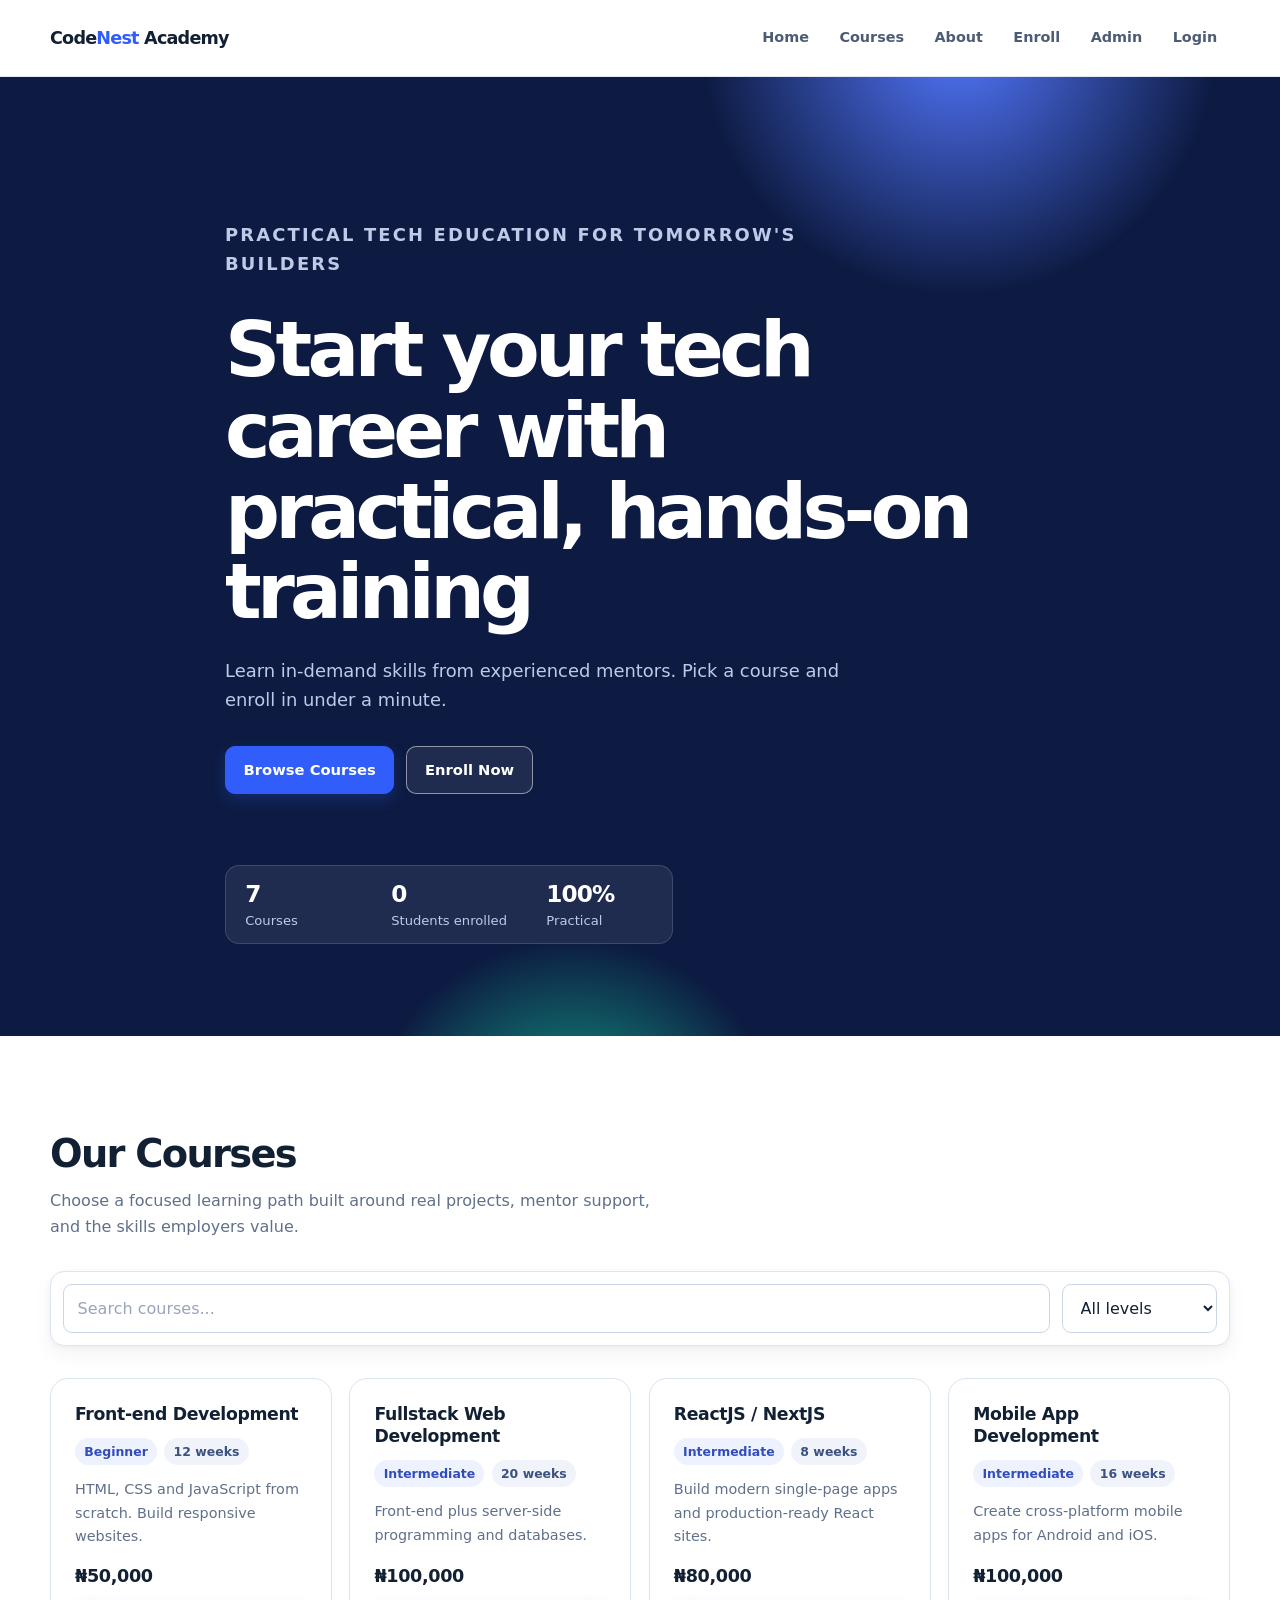
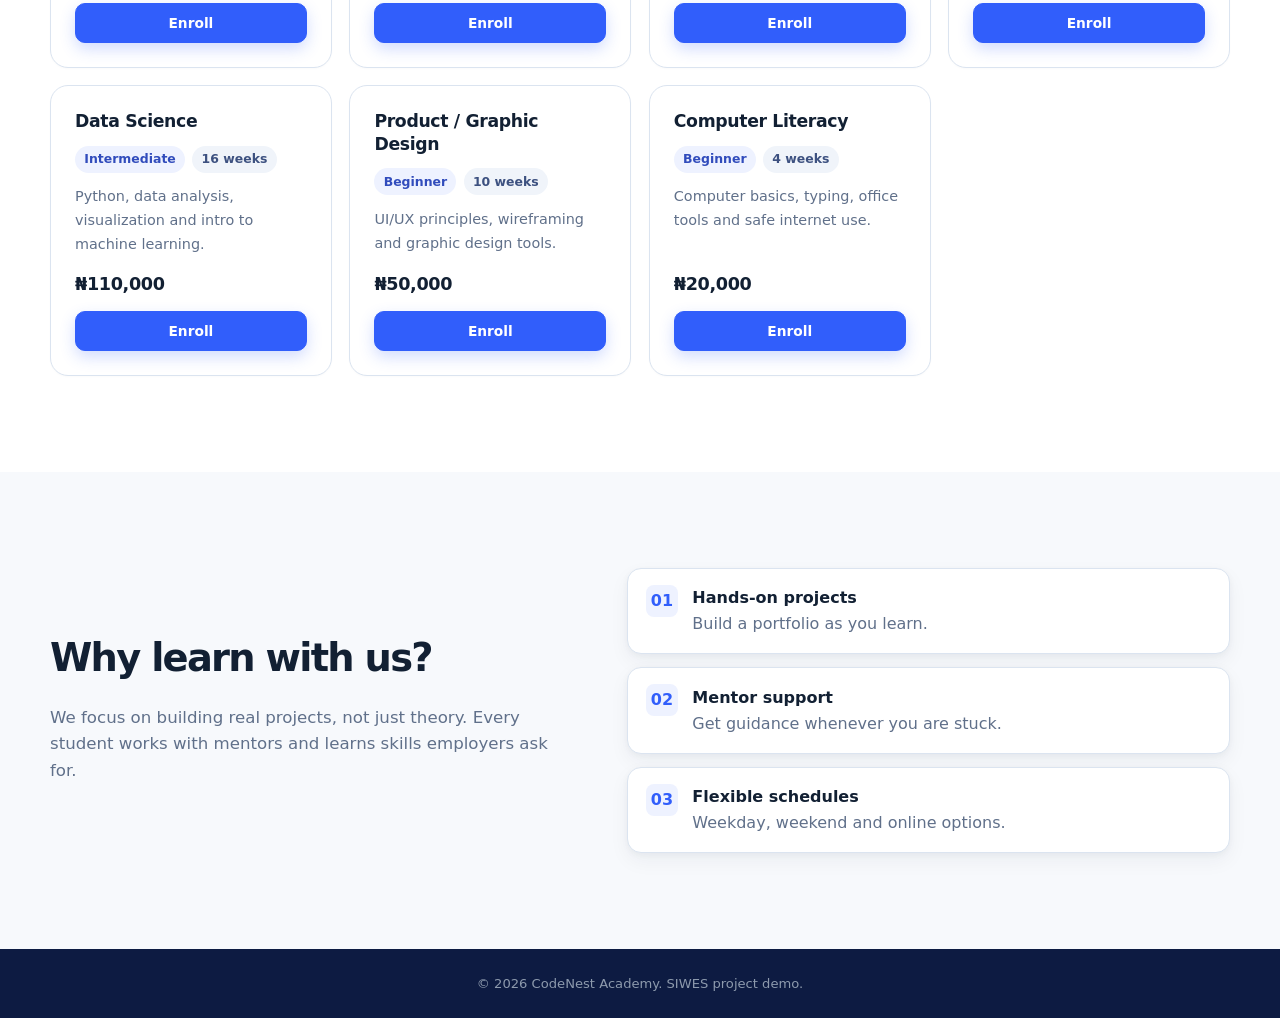
<file: Codenest/index.html>
<!DOCTYPE html>
<html lang="en">
<head>
  <meta charset="UTF-8">
  <meta name="viewport" content="width=device-width, initial-scale=1.0">
  <meta name="description" content="CodeNest Academy - hands-on tech training with online course enrollment.">
  <title>CodeNest Academy | Learn Tech Skills</title>
  <link rel="stylesheet" href="style.css">
</head>
<body>

  <header class="site-header">
    <div class="container nav">
      <a href="landing.html" class="logo">Code<span>Nest</span> Academy</a>
      <button class="menu-btn" id="menuBtn" aria-label="Toggle menu" aria-expanded="false">&#9776;</button>
      <nav id="navLinks">
        <a href="landing.html">Home</a>
        <a href="#courses">Courses</a>
        <a href="#about">About</a>
        <a href="auth.html?mode=register" id="navEnroll">Enroll</a>
        <a href="admin.html" id="navAdmin">Admin</a>
        <a href="auth.html" id="navAuth">Login</a>
      </nav>
    </div>
  </header>

  <main>
    <!-- HERO -->
    <section class="hero" id="home">
      <div class="container hero-inner">
        <p class="user-greeting hidden" id="userGreeting"></p>
        <p class="eyebrow">Practical tech education for tomorrow's builders</p>
        <h1>Start your tech career with practical, hands-on training</h1>
        <p>Learn in-demand skills from experienced mentors. Pick a course and enroll in under a minute.</p>
        <div class="hero-actions">
          <a class="btn" href="#courses">Browse Courses</a>
          <a class="btn btn-outline" href="auth.html?mode=register" id="heroEnrollBtn">Enroll Now</a>
        </div>
        <ul class="stats">
          <li><strong id="statCourses">0</strong> Courses</li>
          <li><strong id="statStudents">0</strong> Students enrolled</li>
          <li><strong>100%</strong> Practical</li>
        </ul>
      </div>
    </section>

    <!-- COURSES -->
    <section class="section" id="courses">
      <div class="container">
        <h2>Our Courses</h2>
        <p class="section-copy">Choose a focused learning path built around real projects, mentor support, and the skills employers value.</p>
        <div class="toolbar">
          <input type="search" id="search" placeholder="Search courses..." aria-label="Search courses">
          <select id="levelFilter" aria-label="Filter by level">
            <option value="all">All levels</option>
            <option value="Beginner">Beginner</option>
            <option value="Intermediate">Intermediate</option>
          </select>
        </div>
        <div class="grid" id="courseGrid"></div>
        <p class="empty hidden" id="noCourses">No courses match your search.</p>
      </div>
    </section>

    <!-- ABOUT -->
    <section class="section alt" id="about">
      <div class="container about">
        <div>
          <h2>Why learn with us?</h2>
          <p>We focus on building real projects, not just theory. Every student works with mentors and learns skills employers ask for.</p>
        </div>
        <ul class="features">
          <li><strong>Hands-on projects</strong> Build a portfolio as you learn.</li>
          <li><strong>Mentor support</strong> Get guidance whenever you are stuck.</li>
          <li><strong>Flexible schedules</strong> Weekday, weekend and online options.</li>
        </ul>
      </div>
    </section>

  </main>

  <footer class="site-footer">
    <div class="container">
      <p>&copy; <span id="year"></span> CodeNest Academy. SIWES project demo.</p>
    </div>
  </footer>

  <script src="index.js"></script>
</body>
</html>
</file>
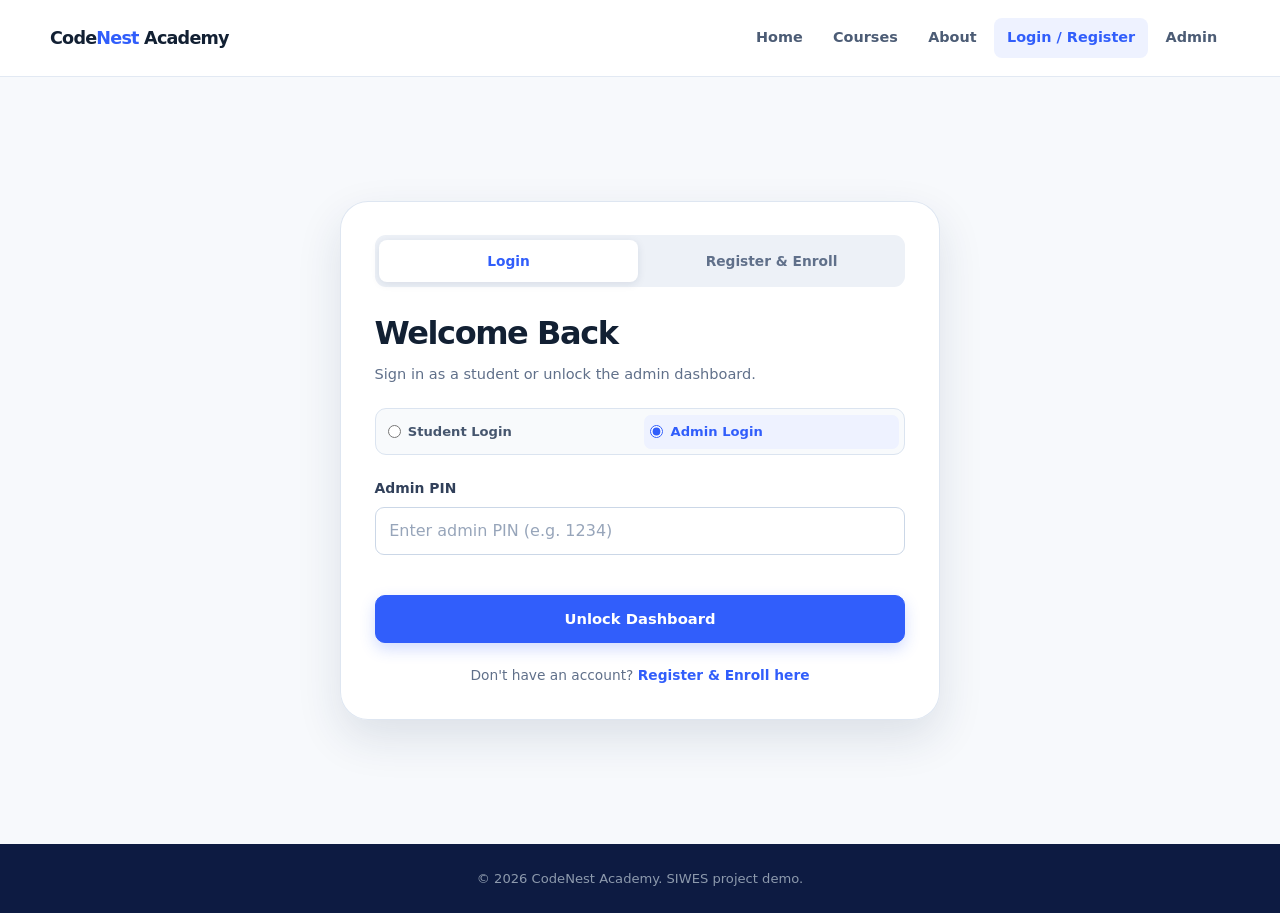
<file: Codenest/admin.html>
<!DOCTYPE html>
<html lang="en">
<head>
  <meta charset="UTF-8">
  <meta name="viewport" content="width=device-width, initial-scale=1.0">
  <meta name="description" content="CodeNest Academy - Admin Dashboard.">
  <title>CodeNest Academy | Admin Dashboard</title>
  <link rel="stylesheet" href="style.css">
</head>
<body>

  <header class="site-header">
    <div class="container nav">
      <a href="landing.html" class="logo">Code<span>Nest</span> Academy</a>
      <button class="menu-btn" id="menuBtn" aria-label="Toggle menu" aria-expanded="false">&#9776;</button>
      <nav id="navLinks">
        <a href="landing.html">Home</a>
        <a href="index.html#courses">Courses</a>
        <a href="admin.html" class="active">Admin</a>
        <a href="auth.html" id="navLogout">Logout</a>
      </nav>
    </div>
  </header>

  <main>
    <section class="section alt" id="admin">
      <div class="container">
        <div class="admin-header">
          <div>
            <h2>Admin: Enrollments</h2>
            <p class="auth-subtitle">View, export, and manage student course enrollments.</p>
          </div>
          <ul class="stats admin-stats">
            <li><strong id="statCourses">0</strong> Courses</li>
            <li><strong id="statStudents">0</strong> Enrollments</li>
          </ul>
        </div>

        <div id="adminPanel">
          <div class="toolbar">
            <button class="btn" id="exportBtn">Export CSV</button>
            <button class="btn btn-danger" id="clearBtn">Clear All</button>
            <button class="btn btn-outline dark" id="lockBtn">Lock</button>
          </div>
          <div class="table-wrap">
            <table>
              <thead>
                <tr><th>#</th><th>Name</th><th>Email</th><th>Phone</th><th>Course</th><th>Schedule</th><th>Date</th><th></th></tr>
              </thead>
              <tbody id="enrollBody"></tbody>
            </table>
          </div>
          <p class="empty hidden" id="noEnrollments">No enrollments yet.</p>
        </div>
      </div>
    </section>
  </main>

  <footer class="site-footer">
    <div class="container">
      <p>&copy; <span id="year"></span> CodeNest Academy. SIWES project demo.</p>
    </div>
  </footer>
  <script>
    "use strict";

    const COURSES_COUNT = 7;
    const STORAGE_KEY = "academy_enrollments";
    const SESSION_KEY = "academy_session";
    const $ = (id) => document.getElementById(id);

    function getSession() {
      try {
        return JSON.parse(localStorage.getItem(SESSION_KEY));
      } catch {
        return null;
      }
    }

    function clearSession() {
      localStorage.removeItem(SESSION_KEY);
    }

    // Redirect unauthenticated users or non-admins to auth.html
    (function requireAdminAuth() {
      const session = getSession();
      if (!session || session.role !== "admin") {
        window.location.replace("auth.html?mode=admin&redirect=admin.html");
      }
    })();

    function loadEnrollments() {
      try {
        return JSON.parse(localStorage.getItem(STORAGE_KEY)) || [];
      } catch {
        return [];
      }
    }

    function saveEnrollments(list) {
      localStorage.setItem(STORAGE_KEY, JSON.stringify(list));
    }

    function escapeHTML(str) {
      const div = document.createElement("div");
      div.textContent = str;
      return div.innerHTML;
    }

    function updateStats() {
      if ($("statCourses")) $("statCourses").textContent = COURSES_COUNT;
      if ($("statStudents")) $("statStudents").textContent = loadEnrollments().length;
    }

    function renderEnrollments() {
      const list = loadEnrollments();
      $("enrollBody").innerHTML = list.map((r, i) => `
        <tr>
          <td>${i + 1}</td>
          <td>${escapeHTML(r.name)}</td>
          <td>${escapeHTML(r.email)}</td>
          <td>${escapeHTML(r.phone)}</td>
          <td>${escapeHTML(r.courseTitle)}</td>
          <td>${escapeHTML(r.schedule)}</td>
          <td>${escapeHTML(r.date)}</td>
          <td><button class="del-btn" data-id="${r.id}">Delete</button></td>
        </tr>`).join("");
      $("noEnrollments").classList.toggle("hidden", list.length > 0);
      updateStats();
    }

    function exportCSV() {
      const list = loadEnrollments();
      if (!list.length) return alert("No enrollments to export.");
      const cell = (v) => `"${String(v).replace(/"/g, '""')}"`;
      const rows = [["Name", "Email", "Phone", "Course", "Schedule", "Date"]]
        .concat(list.map((r) => [r.name, r.email, r.phone, r.courseTitle, r.schedule, r.date]));
      const csv = rows.map((r) => r.map(cell).join(",")).join("\n");
      const link = document.createElement("a");
      link.href = URL.createObjectURL(new Blob([csv], { type: "text/csv" }));
      link.download = "enrollments.csv";
      link.click();
      URL.revokeObjectURL(link.href);
    }

    function handleLock(e) {
      if (e) e.preventDefault();
      clearSession();
      window.location.href = "auth.html?mode=admin";
    }

    function initAdmin() {
      $("year").textContent = new Date().getFullYear();
      renderEnrollments();

      $("menuBtn").addEventListener("click", () => {
        const open = $("navLinks").classList.toggle("open");
        $("menuBtn").setAttribute("aria-expanded", open);
      });

      $("lockBtn").addEventListener("click", handleLock);
      $("navLogout").addEventListener("click", handleLock);
      $("exportBtn").addEventListener("click", exportCSV);

      $("clearBtn").addEventListener("click", () => {
        if (confirm("Delete ALL enrollments? This cannot be undone.")) {
          saveEnrollments([]);
          renderEnrollments();
        }
      });

      $("enrollBody").addEventListener("click", (e) => {
        const btn = e.target.closest(".del-btn");
        if (!btn) return;
        const id = Number(btn.dataset.id);
        saveEnrollments(loadEnrollments().filter((r) => r.id !== id));
        renderEnrollments();
      });
    }

    document.addEventListener("DOMContentLoaded", initAdmin);
  </script>
</body>
</html>
</file>
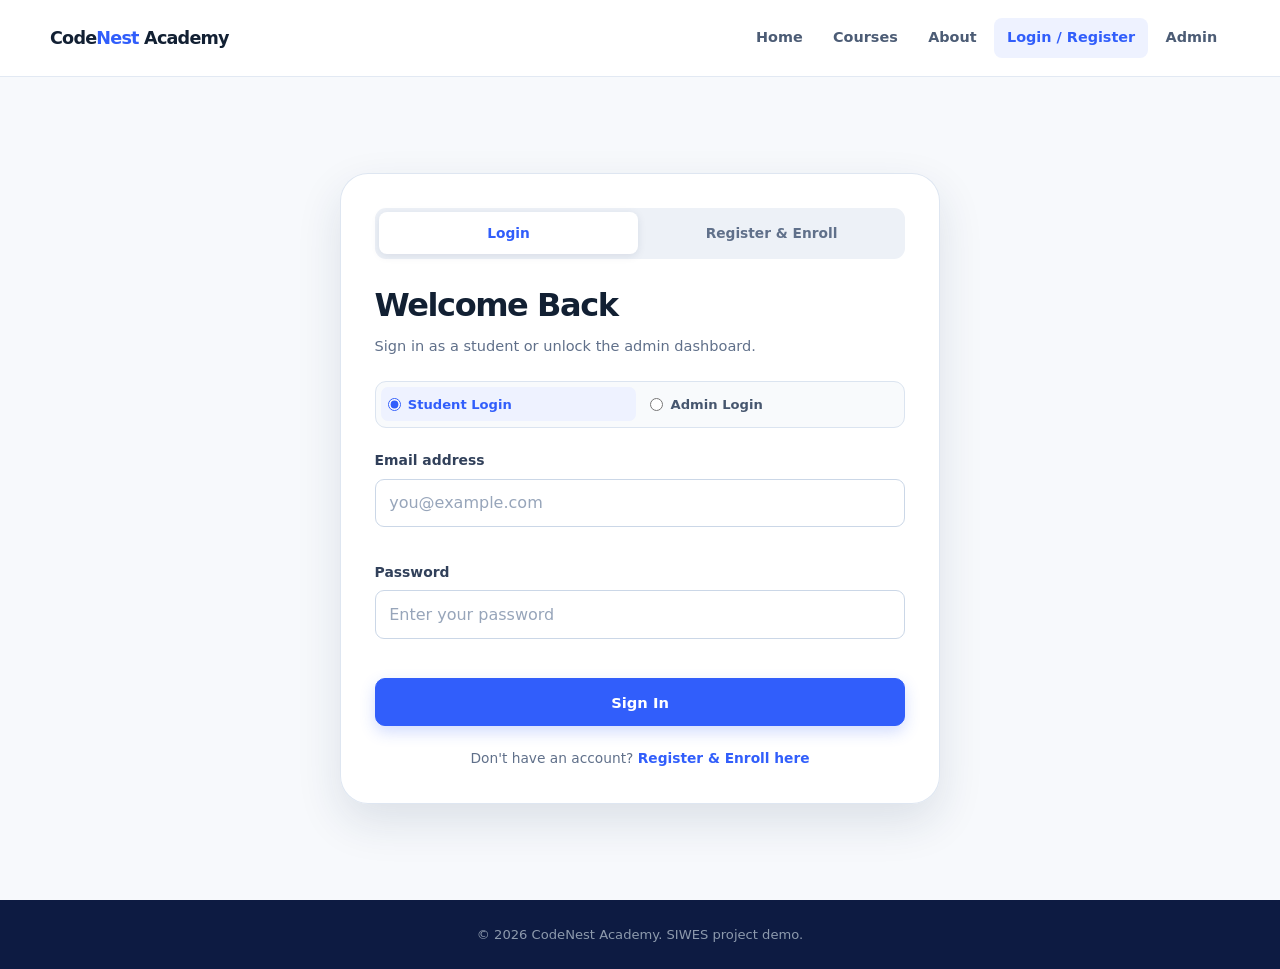
<file: Codenest/auth.html>
<!DOCTYPE html>
<html lang="en">
<head>
  <meta charset="UTF-8">
  <meta name="viewport" content="width=device-width, initial-scale=1.0">
  <meta name="description" content="CodeNest Academy - Login and Student Registration.">
  <title>CodeNest Academy | Login &amp; Registration</title>
  <link rel="stylesheet" href="style.css">
</head>
<body>

  <header class="site-header">
    <div class="container nav">
      <a href="landing.html" class="logo">Code<span>Nest</span> Academy</a>
      <button class="menu-btn" id="menuBtn" aria-label="Toggle menu" aria-expanded="false">&#9776;</button>
      <nav id="navLinks">
        <a href="landing.html">Home</a>
        <a href="index.html#courses">Courses</a>
        <a href="index.html#about">About</a>
        <a href="auth.html" class="active">Login / Register</a>
        <a href="admin.html">Admin</a>
      </nav>
    </div>
  </header>

  <main>
    <section class="section alt auth-section">
      <div class="container narrow">
        <div class="auth-card">
          <div class="auth-tabs" role="tablist">
            <button type="button" class="auth-tab active" id="tabLogin" role="tab" aria-selected="true">Login</button>
            <button type="button" class="auth-tab" id="tabRegister" role="tab" aria-selected="false">Register &amp; Enroll</button>
          </div>

          <!-- LOGIN VIEW -->
          <div id="loginView">
            <h2>Welcome Back</h2>
            <p class="auth-subtitle">Sign in as a student or unlock the admin dashboard.</p>

            <div class="role-switch" role="radiogroup" aria-label="Login role">
              <label class="role-option">
                <input type="radio" name="loginRole" value="student" checked>
                <span>Student Login</span>
              </label>
              <label class="role-option">
                <input type="radio" name="loginRole" value="admin">
                <span>Admin Login</span>
              </label>
            </div>

            <form id="loginForm" novalidate>
              <div id="studentLoginFields">
                <div class="field">
                  <label for="loginEmail">Email address</label>
                  <input type="email" id="loginEmail" name="loginEmail" autocomplete="email" placeholder="you@example.com">
                  <small class="error" data-for="loginEmail"></small>
                </div>
                <div class="field">
                  <label for="loginPassword">Password</label>
                  <input type="password" id="loginPassword" name="loginPassword" autocomplete="current-password" placeholder="Enter your password">
                  <small class="error" data-for="loginPassword"></small>
                </div>
              </div>

              <div id="adminLoginFields" class="hidden">
                <div class="field">
                  <label for="pin">Admin PIN</label>
                  <input type="password" id="pin" name="pin" placeholder="Enter admin PIN (e.g. 1234)" inputmode="numeric" autocomplete="off">
                  <small class="error" id="pinError" data-for="pin"></small>
                </div>
              </div>

              <button type="submit" class="btn btn-block" id="loginSubmitBtn">Sign In</button>
              <p class="auth-switch-text">
                Don't have an account? <a href="#register" id="goToRegister">Register &amp; Enroll here</a>
              </p>
            </form>
          </div>

          <!-- REGISTER / ENROLL VIEW -->
          <div id="registerView" class="hidden">
            <h2>Student Registration &amp; Enrollment</h2>
            <p class="auth-subtitle">Create your student account and enroll in a course.</p>

            <form id="enrollForm" novalidate>
              <div class="field">
                <label for="fullName">Full name</label>
                <input type="text" id="fullName" name="fullName" autocomplete="name" required>
                <small class="error" data-for="fullName"></small>
              </div>
              <div class="field">
                <label for="email">Email address</label>
                <input type="email" id="email" name="email" autocomplete="email" required>
                <small class="error" data-for="email"></small>
              </div>
              <div class="field">
                <label for="phone">Phone number</label>
                <input type="tel" id="phone" name="phone" placeholder="e.g. 08012345678" autocomplete="tel" required>
                <small class="error" data-for="phone"></small>
              </div>
              <div class="field">
                <label for="password">Password</label>
                <input type="password" id="password" name="password" placeholder="At least 6 characters" autocomplete="new-password" required>
                <small class="error" data-for="password"></small>
              </div>
              <div class="field">
                <label for="course">Course</label>
                <select id="course" name="course" required></select>
                <small class="error" data-for="course"></small>
              </div>
              <div class="field">
                <label for="schedule">Schedule</label>
                <select id="schedule" name="schedule" required>
                  <option value="">Select a schedule</option>
                  <option>Weekdays</option>
                  <option>Weekends</option>
                  <option>Online</option>
                </select>
                <small class="error" data-for="schedule"></small>
              </div>
              <button type="submit" class="btn btn-block">Register &amp; Submit Enrollment</button>
              <p class="success hidden" id="successMsg" role="status"></p>
              <p class="auth-switch-text">
                Already registered? <a href="#login" id="goToLogin">Sign in here</a>
              </p>
            </form>
          </div>
        </div>
      </div>
    </section>
  </main>

  <footer class="site-footer">
    <div class="container">
      <p>&copy; <span id="year"></span> CodeNest Academy. SIWES project demo.</p>
    </div>
  </footer>
  <script>
    "use strict";

    const COURSES = [
      { id: "frontend", title: "Front-end Development", level: "Beginner", duration: "12 weeks", price: 50000,
        desc: "HTML, CSS and JavaScript from scratch. Build responsive websites." },
      { id: "fullstack", title: "Fullstack Web Development", level: "Intermediate", duration: "20 weeks", price: 100000,
        desc: "Front-end plus server-side programming and databases." },
      { id: "react", title: "ReactJS / NextJS", level: "Intermediate", duration: "8 weeks", price: 80000,
        desc: "Build modern single-page apps and production-ready React sites." },
      { id: "mobile", title: "Mobile App Development", level: "Intermediate", duration: "16 weeks", price: 100000,
        desc: "Create cross-platform mobile apps for Android and iOS." },
      { id: "data", title: "Data Science", level: "Intermediate", duration: "16 weeks", price: 110000,
        desc: "Python, data analysis, visualization and intro to machine learning." },
      { id: "design", title: "Product / Graphic Design", level: "Beginner", duration: "10 weeks", price: 50000,
        desc: "UI/UX principles, wireframing and graphic design tools." },
      { id: "literacy", title: "Computer Literacy", level: "Beginner", duration: "4 weeks", price: 20000,
        desc: "Computer basics, typing, office tools and safe internet use." }
    ];

    const STORAGE_KEY = "academy_enrollments";
    const USERS_KEY = "academy_users";
    const SESSION_KEY = "academy_session";
    const ADMIN_PIN = "1234";

    const $ = (id) => document.getElementById(id);
    const naira = (n) => "\u20A6" + n.toLocaleString("en-NG");

    function loadEnrollments() {
      try {
        return JSON.parse(localStorage.getItem(STORAGE_KEY)) || [];
      } catch {
        return [];
      }
    }

    function saveEnrollments(list) {
      localStorage.setItem(STORAGE_KEY, JSON.stringify(list));
    }

    function loadUsers() {
      try {
        return JSON.parse(localStorage.getItem(USERS_KEY)) || [];
      } catch {
        return [];
      }
    }

    function saveUsers(list) {
      localStorage.setItem(USERS_KEY, JSON.stringify(list));
    }

    function getSession() {
      try {
        return JSON.parse(localStorage.getItem(SESSION_KEY));
      } catch {
        return null;
      }
    }

    function setSession(sessionData) {
      localStorage.setItem(SESSION_KEY, JSON.stringify(sessionData));
    }

    function fillCourseSelect() {
      $("course").innerHTML =
        '<option value="">Select a course</option>' +
        COURSES.map((c) => `<option value="${c.id}">${c.title} (${naira(c.price)})</option>`).join("");
    }

    /* ---------- Form validation ---------- */
    const validators = {
      fullName: (v) => (v.trim().split(/\s+/).length >= 2 && v.trim().length >= 5) ? "" : "Enter your first and last name.",
      email: (v) => /^[^\s@]+@[^\s@]+\.[^\s@]{2,}$/.test(v.trim()) ? "" : "Enter a valid email address.",
      phone: (v) => /^(\+234|0)[789][01]\d{8}$/.test(v.replace(/\s|-/g, "")) ? "" : "Enter a valid Nigerian phone number.",
      password: (v) => v.length >= 6 ? "" : "Password must be at least 6 characters.",
      course: (v) => v ? "" : "Please choose a course.",
      schedule: (v) => v ? "" : "Please choose a schedule."
    };

    function showError(field, message) {
      const input = $(field);
      const errEl = document.querySelector(`.error[data-for="${field}"]`);
      if (errEl) errEl.textContent = message;
      if (input) input.classList.toggle("invalid", Boolean(message));
    }
    function clearErrors() {
      document.querySelectorAll(".error").forEach((el) => el.textContent = "");
      document.querySelectorAll(".invalid").forEach((el) => el.classList.remove("invalid"));
    }

    function showView(view) {
      const isRegister = view === "register";
      $("loginView").classList.toggle("hidden", isRegister);
      $("registerView").classList.toggle("hidden", !isRegister);
      $("tabLogin").classList.toggle("active", !isRegister);
      $("tabRegister").classList.toggle("active", isRegister);
      $("tabLogin").setAttribute("aria-selected", String(!isRegister));
      $("tabRegister").setAttribute("aria-selected", String(isRegister));
      clearErrors();
    }

    function requestedPage(role) {
      // Role-based destinations avoid sending a student back to the protected
      // admin route (which would immediately redirect them to login again).
      if (role === "admin") return "admin.html";
      return "index.html";
    }

    function submitRegistration(event) {
      event.preventDefault();
      const form = event.currentTarget;
      const data = {};
      let valid = true;
      Object.entries(validators).forEach(([field, validate]) => {
        const value = form.elements[field].value;
        const message = validate(value);
        showError(field, message);
        if (message) valid = false;
        data[field] = value.trim();
      });
      if (!valid) return;
      const users = loadUsers();
      if (users.some((user) => user.email.toLowerCase() === data.email.toLowerCase())) {
        showError("email", "An account with this email already exists. Please sign in.");
        return;
      }
      const enrollments = loadEnrollments();
      const course = COURSES.find((item) => item.id === data.course);
      users.push({ name: data.fullName, email: data.email, password: form.elements.password.value });
      enrollments.push({ id: Date.now(), name: data.fullName, email: data.email, phone: data.phone,
        course: data.course, courseTitle: course.title, schedule: data.schedule,
        date: new Date().toLocaleDateString("en-NG") });
      saveUsers(users);
      saveEnrollments(enrollments);
      setSession({ role: "student", name: data.fullName, email: data.email });
      window.location.replace("index.html?registered=1");
    }

    function submitLogin(event) {
      event.preventDefault();
      const isAdmin = document.querySelector('input[name="loginRole"]:checked').value === "admin";
      clearErrors();
      if (isAdmin) {
        if ($("pin").value !== ADMIN_PIN) return showError("pin", "Incorrect PIN.");
        setSession({ role: "admin" });
        window.location.replace(requestedPage("admin"));
        return;
      }
      const email = $("loginEmail").value.trim();
      const password = $("loginPassword").value;
      const emailMessage = validators.email(email);
      if (emailMessage) showError("loginEmail", emailMessage);
      if (!password) showError("loginPassword", "Enter your password.");
      if (emailMessage || !password) return;
      const user = loadUsers().find((item) => item.email.toLowerCase() === email.toLowerCase() && item.password === password);
      if (!user) return showError("loginPassword", "Invalid email address or password.");
      setSession({ role: "student", name: user.name, email: user.email });
      window.location.replace(requestedPage("student"));
    }

    function init() {
      $("year").textContent = new Date().getFullYear();
      fillCourseSelect();
      const params = new URLSearchParams(window.location.search);
      const mode = params.get("mode");
      const session = getSession();
      // A signed-in user should not be shown another login form. In particular,
      // this stops an admin from being stranded on the auth route after using a
      // protected dashboard link.
      if (session && session.role === "admin") return window.location.replace("admin.html");
      if (session && session.role === "student") {
        return window.location.replace("index.html");
      }
      showView(mode === "register" ? "register" : "login");
      if (mode === "admin") {
        document.querySelector('input[name="loginRole"][value="admin"]').checked = true;
        $("studentLoginFields").classList.add("hidden");
        $("adminLoginFields").classList.remove("hidden");
        $("loginSubmitBtn").textContent = "Unlock Dashboard";
      }
      const selectedCourse = params.get("course");
      if (selectedCourse && COURSES.some((course) => course.id === selectedCourse)) {
        $("course").value = selectedCourse;
        showView("register");
      }
      $("tabLogin").addEventListener("click", () => showView("login"));
      $("tabRegister").addEventListener("click", () => showView("register"));
      $("goToRegister").addEventListener("click", (event) => { event.preventDefault(); showView("register"); });
      $("goToLogin").addEventListener("click", (event) => { event.preventDefault(); showView("login"); });
      document.querySelectorAll('input[name="loginRole"]').forEach((input) => input.addEventListener("change", () => {
        const admin = input.value === "admin" && input.checked;
        $("studentLoginFields").classList.toggle("hidden", admin);
        $("adminLoginFields").classList.toggle("hidden", !admin);
        $("loginSubmitBtn").textContent = admin ? "Unlock Dashboard" : "Sign In";
        clearErrors();
      }));
      $("loginForm").addEventListener("submit", submitLogin);
      $("enrollForm").addEventListener("submit", submitRegistration);
      document.querySelectorAll("#enrollForm input, #enrollForm select, #loginForm input").forEach((input) => input.addEventListener("input", () => showError(input.id, "")));
      $("menuBtn").addEventListener("click", () => {
        const open = $("navLinks").classList.toggle("open");
        $("menuBtn").setAttribute("aria-expanded", String(open));
      });
    }
    document.addEventListener("DOMContentLoaded", init);
  </script>
</body>
</html>
</file>
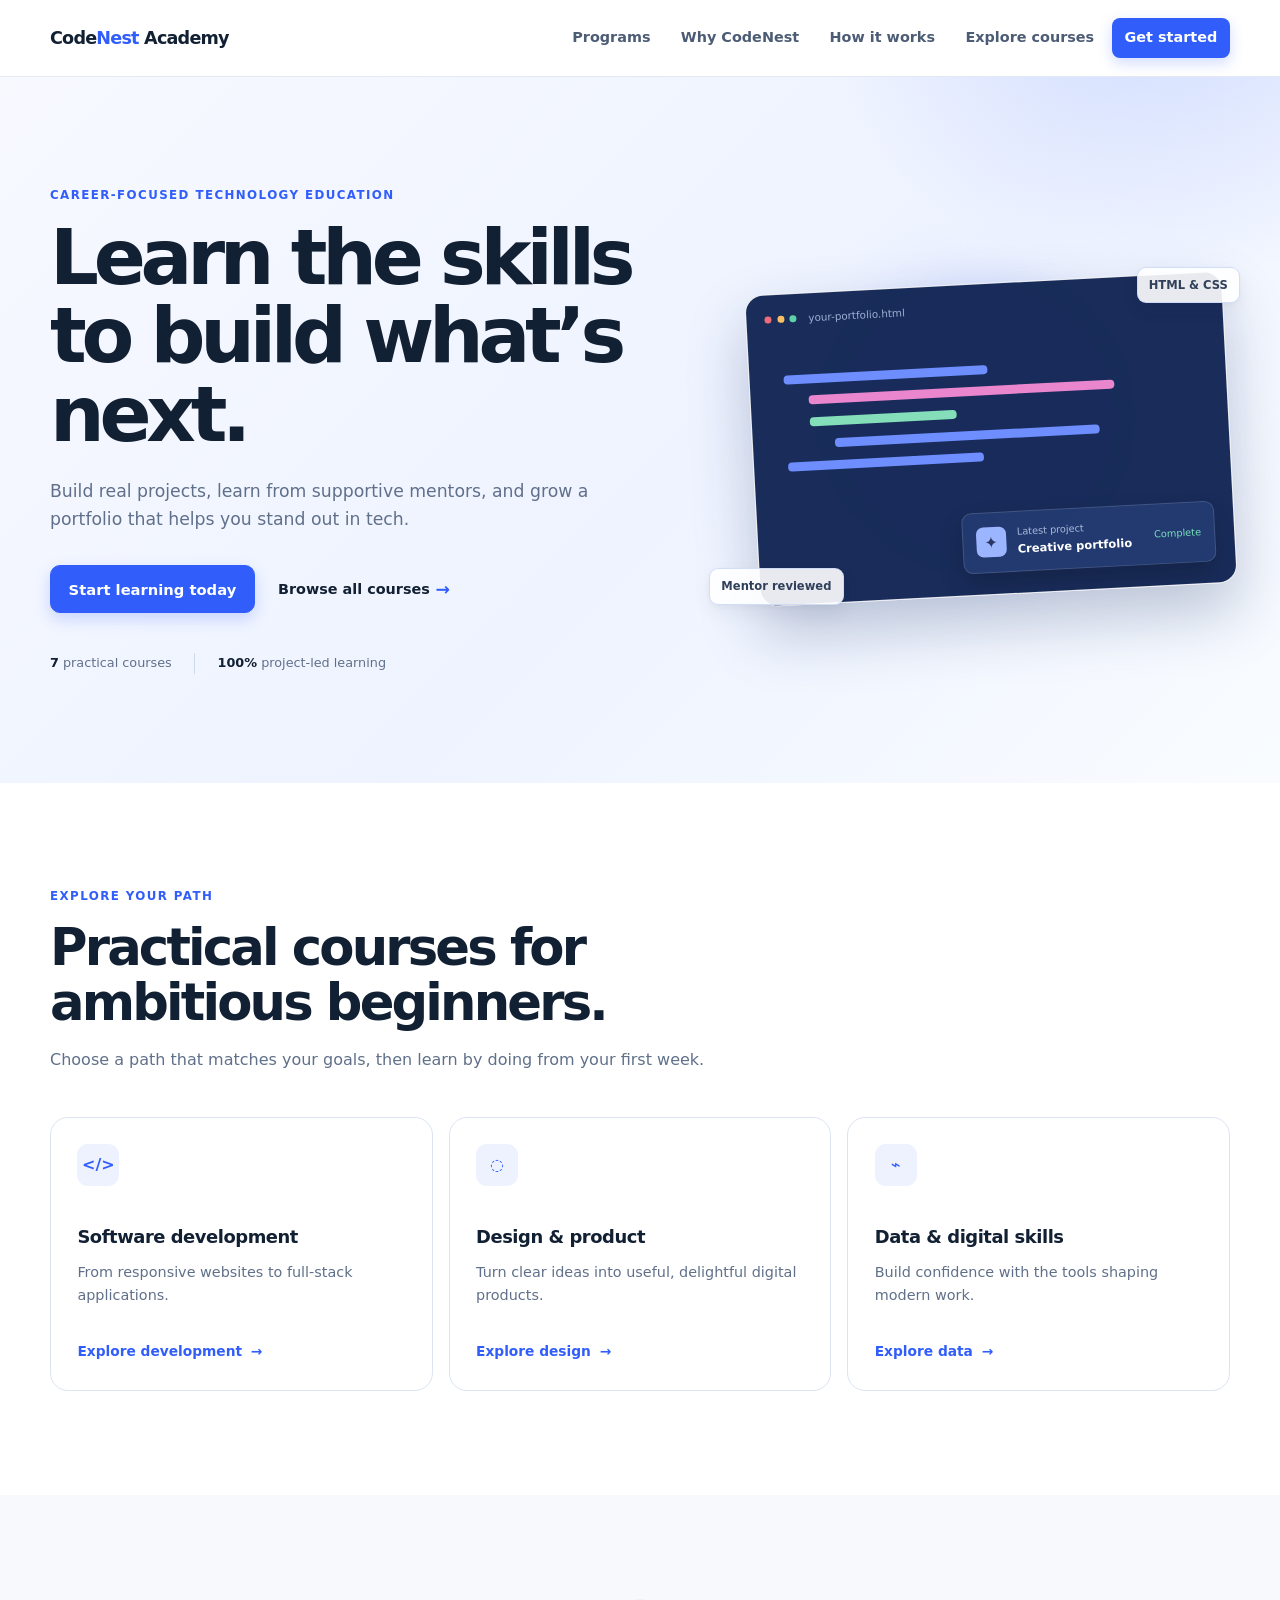
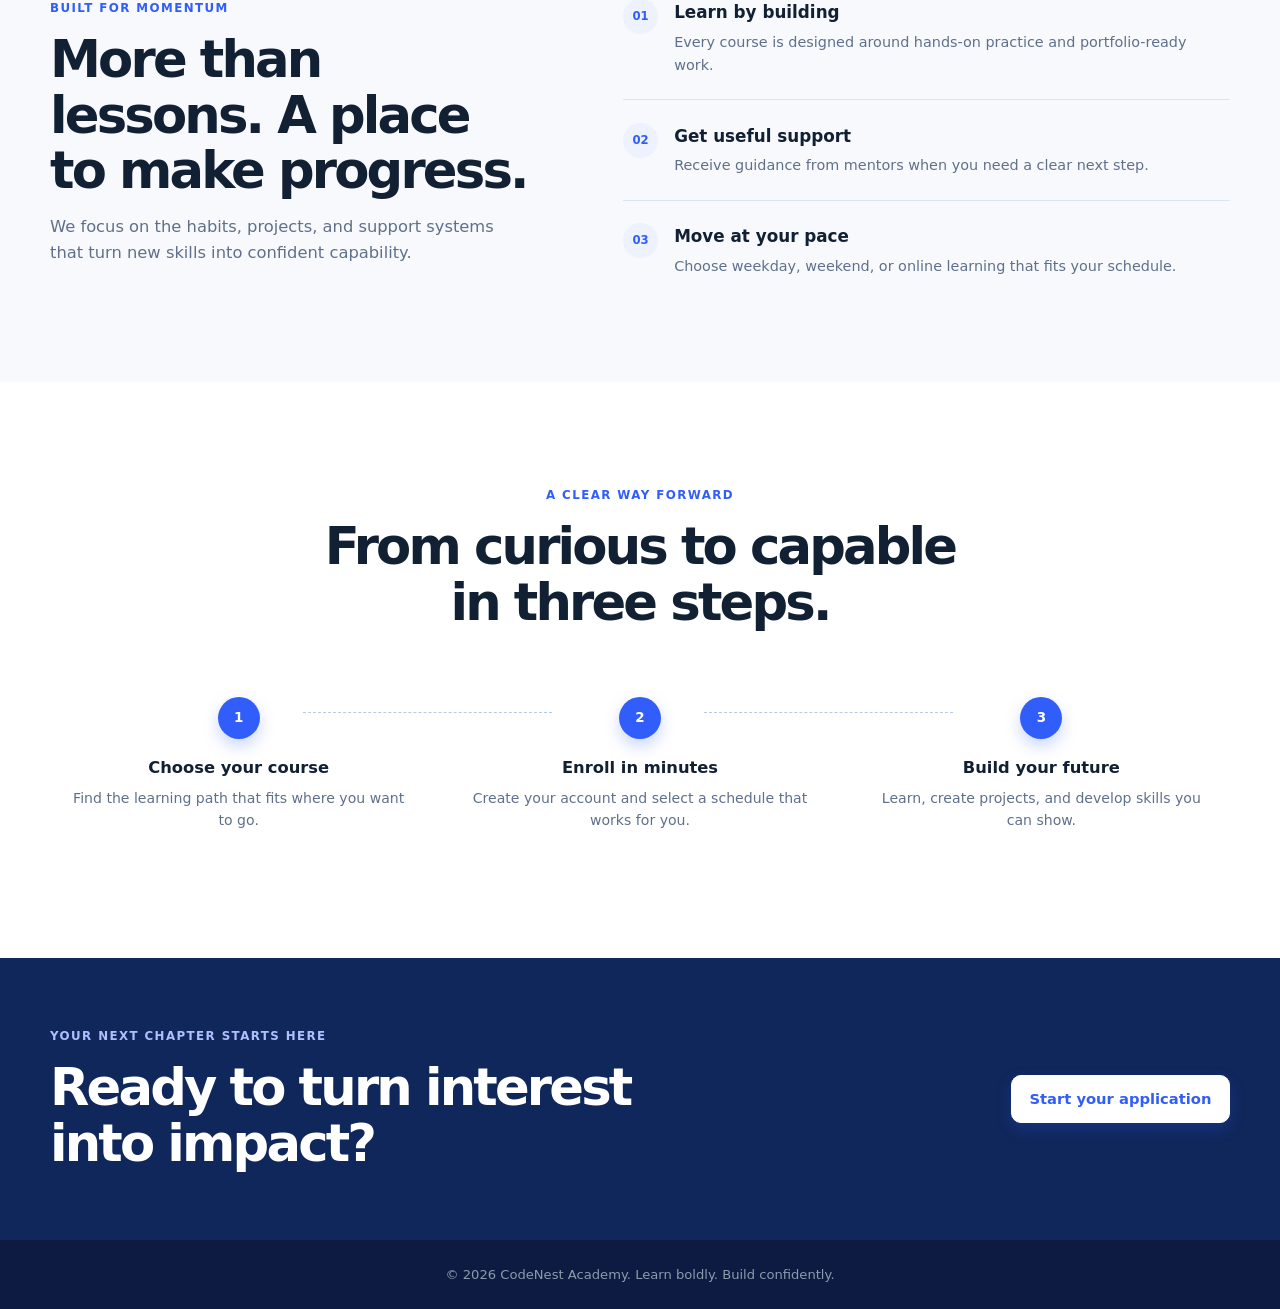
<file: Codenest/landing.html>
<!DOCTYPE html>
<html lang="en">
<head>
  <meta charset="UTF-8">
  <meta name="viewport" content="width=device-width, initial-scale=1.0">
  <meta name="description" content="CodeNest Academy helps aspiring tech professionals build practical, career-ready skills.">
  <title>CodeNest Academy | Build Skills. Build Your Future.</title>
  <link rel="stylesheet" href="style.css">
</head>
<body class="landing-page">
  <header class="site-header">
    <div class="container nav">
      <a href="landing.html" class="logo">Code<span>Nest</span> Academy</a>
      <button class="menu-btn" id="menuBtn" aria-label="Toggle menu" aria-expanded="false">&#9776;</button>
      <nav id="navLinks">
        <a href="#programs">Programs</a>
        <a href="#why-us">Why CodeNest</a>
        <a href="#how-it-works">How it works</a>
        <a href="index.html">Explore courses</a>
        <a href="auth.html?mode=register" class="nav-cta">Get started</a>
      </nav>
    </div>
  </header>

  <main>
    <section class="landing-hero">
      <div class="container landing-hero-grid">
        <div class="landing-copy">
          <p class="eyebrow">Career-focused technology education</p>
          <h1>Learn the skills to build what’s next.</h1>
          <p>Build real projects, learn from supportive mentors, and grow a portfolio that helps you stand out in tech.</p>
          <div class="hero-actions">
            <a class="btn" href="auth.html?mode=register">Start learning today</a>
            <a class="text-link" href="index.html">Browse all courses <span aria-hidden="true">→</span></a>
          </div>
          <div class="trust-row" aria-label="CodeNest highlights">
            <span><b>7</b> practical courses</span>
            <span><b>100%</b> project-led learning</span>
          </div>
        </div>
        <div class="hero-showcase" aria-label="Illustration of a learner's progress">
          <div class="showcase-glow"></div>
          <div class="showcase-window">
            <div class="window-top"><i></i><i></i><i></i><span>your-portfolio.html</span></div>
            <div class="code-lines"><span></span><span></span><span></span><span></span><span></span></div>
            <div class="project-card"><span class="project-icon">✦</span><div><small>Latest project</small><strong>Creative portfolio</strong></div><em>Complete</em></div>
          </div>
          <div class="floating-chip chip-one">HTML &amp; CSS</div>
          <div class="floating-chip chip-two">Mentor reviewed</div>
        </div>
      </div>
    </section>

    <section class="landing-section" id="programs">
      <div class="container">
        <div class="section-heading">
          <p class="eyebrow">Explore your path</p>
          <h2>Practical courses for ambitious beginners.</h2>
          <p>Choose a path that matches your goals, then learn by doing from your first week.</p>
        </div>
        <div class="path-grid">
          <article class="path-card"><span class="path-icon">&lt;/&gt;</span><h3>Software development</h3><p>From responsive websites to full-stack applications.</p><a href="index.html?level=Beginner">Explore development <span>→</span></a></article>
          <article class="path-card"><span class="path-icon">◌</span><h3>Design &amp; product</h3><p>Turn clear ideas into useful, delightful digital products.</p><a href="index.html">Explore design <span>→</span></a></article>
          <article class="path-card"><span class="path-icon">⌁</span><h3>Data &amp; digital skills</h3><p>Build confidence with the tools shaping modern work.</p><a href="index.html">Explore data <span>→</span></a></article>
        </div>
      </div>
    </section>

    <section class="landing-section landing-muted" id="why-us">
      <div class="container value-grid">
        <div class="value-copy">
          <p class="eyebrow">Built for momentum</p>
          <h2>More than lessons. A place to make progress.</h2>
          <p>We focus on the habits, projects, and support systems that turn new skills into confident capability.</p>
        </div>
        <ul class="value-list">
          <li><span>01</span><div><h3>Learn by building</h3><p>Every course is designed around hands-on practice and portfolio-ready work.</p></div></li>
          <li><span>02</span><div><h3>Get useful support</h3><p>Receive guidance from mentors when you need a clear next step.</p></div></li>
          <li><span>03</span><div><h3>Move at your pace</h3><p>Choose weekday, weekend, or online learning that fits your schedule.</p></div></li>
        </ul>
      </div>
    </section>

    <section class="landing-section" id="how-it-works">
      <div class="container">
        <div class="section-heading centered">
          <p class="eyebrow">A clear way forward</p>
          <h2>From curious to capable in three steps.</h2>
        </div>
        <ol class="steps">
          <li><span>1</span><h3>Choose your course</h3><p>Find the learning path that fits where you want to go.</p></li>
          <li><span>2</span><h3>Enroll in minutes</h3><p>Create your account and select a schedule that works for you.</p></li>
          <li><span>3</span><h3>Build your future</h3><p>Learn, create projects, and develop skills you can show.</p></li>
        </ol>
      </div>
    </section>

    <section class="cta-band">
      <div class="container cta-content">
        <div><p class="eyebrow">Your next chapter starts here</p><h2>Ready to turn interest into impact?</h2></div>
        <a class="btn btn-light" href="auth.html?mode=register">Start your application</a>
      </div>
    </section>
  </main>

  <footer class="site-footer"><div class="container"><p>&copy; <span id="year"></span> CodeNest Academy. Learn boldly. Build confidently.</p></div></footer>
  <script>
    document.getElementById("year").textContent = new Date().getFullYear();
    document.getElementById("menuBtn").addEventListener("click", () => {
      const nav = document.getElementById("navLinks");
      const open = nav.classList.toggle("open");
      document.getElementById("menuBtn").setAttribute("aria-expanded", String(open));
    });
  </script>
</body>
</html>
</file>
<file: Codenest/style.css>
:root {
  --ink: #122033; --muted: #60708a; --line: #dbe4f0; --canvas: #f7f9fc; --surface: #ffffff;
  --brand: #315efb; --brand-dark: #2049d7; --brand-soft: #eef2ff; --accent: #19b892;
  --danger: #dc3d4f; --success: #108966; --radius: 18px; --radius-lg: 28px;
  --shadow-sm: 0 2px 6px rgba(18,32,51,.04), 0 8px 20px rgba(18,32,51,.05);
  --shadow: 0 18px 45px rgba(27,48,83,.12);
}
* { box-sizing: border-box; margin: 0; padding: 0; }
html { scroll-behavior: smooth; scroll-padding-top: 90px; }
body { min-width: 320px; color: var(--ink); background: var(--surface); font-family: Inter, ui-sans-serif, system-ui, -apple-system, BlinkMacSystemFont, "Segoe UI", sans-serif; font-size: 16px; line-height: 1.6; -webkit-font-smoothing: antialiased; }
a { color: inherit; text-decoration: none; } button, input, select { font: inherit; }
.container { width: min(1180px, calc(100% - 40px)); margin-inline: auto; }.narrow { width: min(600px, calc(100% - 40px)); }.hidden { display: none !important; }
.sr-only { position: absolute; width: 1px; height: 1px; overflow: hidden; clip: rect(0 0 0 0); white-space: nowrap; }

/* Navigation */
.site-header { position: sticky; top: 0; z-index: 10; background: rgba(255,255,255,.9); border-bottom: 1px solid rgba(219,228,240,.8); backdrop-filter: blur(14px); }
.nav { display: flex; align-items: center; justify-content: space-between; min-height: 76px; }.logo { color: var(--ink); font-size: 1.1rem; font-weight: 800; letter-spacing: -.045em; }.logo span { color: var(--brand); }
nav { display: flex; align-items: center; gap: .3rem; } nav a { color: #4c5c75; padding: .55rem .8rem; border-radius: 8px; font-size: .9rem; font-weight: 650; transition: color .2s, background .2s; } nav a:hover, nav a.active { color: var(--brand); background: var(--brand-soft); }
.menu-btn { display: none; padding: .45rem; border: 0; border-radius: 8px; color: var(--ink); background: transparent; font-size: 1.35rem; cursor: pointer; }

/* Shared controls */
.btn { display: inline-flex; align-items: center; justify-content: center; min-height: 46px; padding: .7rem 1.1rem; border: 1px solid var(--brand); border-radius: 10px; color: #fff; background: var(--brand); box-shadow: 0 6px 15px rgba(49,94,251,.22); font-size: .92rem; font-weight: 750; cursor: pointer; transition: transform .2s, box-shadow .2s, background .2s, border-color .2s; }
.btn:hover { background: var(--brand-dark); border-color: var(--brand-dark); box-shadow: 0 10px 22px rgba(49,94,251,.28); transform: translateY(-2px); }.btn:active { transform: translateY(0); }
.btn-outline { color: #fff; background: rgba(255,255,255,.08); border-color: rgba(255,255,255,.5); box-shadow: none; }.btn-outline:hover { color: var(--ink); background: #fff; border-color: #fff; box-shadow: 0 10px 24px rgba(0,0,0,.12); }
.btn-outline.dark { color: var(--ink); background: #fff; border-color: var(--line); box-shadow: none; }.btn-outline.dark:hover { color: var(--brand); background: var(--brand-soft); border-color: #c8d3ff; }
.btn-danger { background: var(--danger); border-color: var(--danger); box-shadow: none; }.btn-danger:hover { background: #bf263b; border-color: #bf263b; box-shadow: 0 8px 18px rgba(220,61,79,.2); }.btn-block { width: 100%; margin-top: .4rem; }
.btn:focus-visible, input:focus-visible, select:focus-visible, a:focus-visible, .auth-tab:focus-visible { outline: 3px solid #9cb2ff; outline-offset: 3px; }

/* Landing */
.hero { position: relative; overflow: hidden; padding: 7.5rem 0 5.7rem; color: #fff; background: #0d1b42; isolation: isolate; }.hero::before, .hero::after { position: absolute; z-index: -1; border-radius: 999px; content: ""; filter: blur(2px); }.hero::before { width: 540px; height: 540px; top: -310px; right: 4%; background: radial-gradient(circle,#5478ff 0,rgba(84,120,255,0) 68%); }.hero::after { width: 430px; height: 430px; bottom: -330px; left: 28%; background: radial-gradient(circle,#16b18e 0,rgba(22,177,142,0) 70%); }
.hero-inner { max-width: 830px; }.hero h1 { max-width: 780px; font-size: clamp(2.45rem,6vw,4.9rem); line-height: 1.05; letter-spacing: -.062em; }.hero p:not(.user-greeting) { max-width: 620px; margin: 1.5rem 0 2rem; color: #bfcae8; font-size: clamp(1rem,2vw,1.12rem); }.hero-actions { display: flex; flex-wrap: wrap; gap: .75rem; }
.hero .eyebrow { margin: 0 0 1.25rem; color: #aebeff; font-size: .76rem; font-weight: 800; letter-spacing: .12em; text-transform: uppercase; }
.stats { display: flex; gap: 1px; flex-wrap: wrap; width: fit-content; margin-top: 4.4rem; overflow: hidden; list-style: none; border: 1px solid rgba(211,223,255,.16); border-radius: 14px; background: rgba(255,255,255,.08); backdrop-filter: blur(8px); }.stats li { min-width: 145px; padding: .8rem 1.2rem; color: #bfcae8; font-size: .82rem; }.stats strong { display: block; color: #fff; font-size: 1.45rem; line-height: 1.35; letter-spacing: -.04em; }.user-greeting { display: inline-flex; margin-bottom: 1.2rem; padding: .35rem .75rem; border: 1px solid rgba(255,255,255,.22); border-radius: 999px; color: #d6e0ff; background: rgba(255,255,255,.08); font-size: .84rem; font-weight: 650; }

.section { padding: 6rem 0; }.section.alt { background: var(--canvas); }.section h2 { max-width: 650px; margin-bottom: 1.6rem; color: var(--ink); font-size: clamp(1.85rem,3vw,2.65rem); line-height: 1.12; letter-spacing: -.045em; }
.section-copy { max-width: 620px; margin: -.75rem 0 2rem; color: var(--muted); }
.toolbar { display: flex; gap: .75rem; flex-wrap: wrap; margin-bottom: 2rem; padding: .75rem; border: 1px solid var(--line); border-radius: 14px; background: #fff; box-shadow: var(--shadow-sm); }.toolbar input[type="search"] { flex: 1; min-width: 210px; }
input, select { width: 100%; min-height: 46px; padding: .65rem .85rem; border: 1px solid #cbd7e7; border-radius: 9px; outline: none; color: var(--ink); background: #fff; transition: border-color .2s, box-shadow .2s; } input::placeholder { color: #97a5ba; } input:hover, select:hover { border-color: #aebed3; } input:focus, select:focus { border-color: var(--brand); box-shadow: 0 0 0 4px rgba(49,94,251,.12); }.toolbar select { width: auto; min-width: 155px; }

/* Courses */
.grid { display: grid; grid-template-columns: repeat(auto-fill,minmax(250px,1fr)); gap: 1.1rem; }.card { display: flex; flex-direction: column; gap: .8rem; min-height: 285px; padding: 1.5rem; border: 1px solid var(--line); border-radius: var(--radius); background: #fff; box-shadow: 0 1px 2px rgba(18,32,51,.02); transition: transform .25s, border-color .25s, box-shadow .25s; }.card:hover { border-color: #bfccff; box-shadow: var(--shadow); transform: translateY(-5px); }.card h3 { color: var(--ink); font-size: 1.08rem; line-height: 1.3; letter-spacing: -.02em; }.card .meta { display: flex; flex-wrap: wrap; gap: .45rem; font-size: .78rem; }.tag { padding: .22rem .58rem; border-radius: 999px; color: #3d5180; background: #f0f4fa; font-weight: 650; }.tag:first-child { color: #314cbc; background: var(--brand-soft); }.card p { flex: 1; color: var(--muted); font-size: .9rem; line-height: 1.65; }.price { color: var(--ink); font-size: 1.1rem; font-weight: 800; letter-spacing: -.02em; }.card .btn { min-height: 40px; padding: .5rem 1rem; font-size: .86rem; }.empty { padding: 2rem; color: var(--muted); text-align: center; }

/* About */
.about { display: grid; grid-template-columns: minmax(0,.92fr) minmax(0,1.08fr); gap: 4rem; align-items: center; }.about > div > p { max-width: 500px; color: var(--muted); font-size: 1.04rem; }.features { display: grid; gap: .8rem; list-style: none; counter-reset: feature; }.features li { position: relative; padding: 1.05rem 1.2rem 1.05rem 4rem; border: 1px solid var(--line); border-radius: 14px; background: #fff; box-shadow: var(--shadow-sm); color: var(--muted); }.features li::before { position: absolute; top: 1rem; left: 1.1rem; display: grid; width: 2rem; height: 2rem; place-items: center; border-radius: 8px; color: var(--brand); background: var(--brand-soft); font-weight: 800; counter-increment: feature; content: "0" counter(feature); }.features strong { display: block; color: var(--ink); }

/* Forms, auth, and dashboard */
label { display: block; margin-bottom: .45rem; color: #31405a; font-size: .87rem; font-weight: 720; }.field { margin-bottom: 1rem; }.error { display: block; min-height: 1.1rem; padding-top: .25rem; color: var(--danger); font-size: .78rem; } input.invalid, select.invalid { border-color: var(--danger); box-shadow: 0 0 0 4px rgba(220,61,79,.1); }.success { margin-top: 1rem; padding: .8rem 1rem; border-radius: 10px; color: var(--success); background: #def8ed; font-weight: 700; }
.auth-section { display: flex; min-height: calc(100vh - 133px); align-items: center; background: radial-gradient(circle at 10% 15%,#e8edff 0,transparent 28%),var(--canvas); }.auth-card { padding: 2.1rem; border: 1px solid rgba(219,228,240,.9); border-radius: var(--radius-lg); background: rgba(255,255,255,.96); box-shadow: var(--shadow); }.auth-card h2 { margin-bottom: .65rem; font-size: clamp(1.6rem,4vw,2rem); }.auth-tabs { display: grid; grid-template-columns: 1fr 1fr; gap: .3rem; margin-bottom: 1.8rem; padding: .3rem; border-radius: 11px; background: #edf1f7; }.auth-tab { min-height: 42px; border: 0; border-radius: 8px; color: var(--muted); background: transparent; font-size: .86rem; font-weight: 750; cursor: pointer; }.auth-tab.active { color: var(--brand); background: #fff; box-shadow: 0 2px 8px rgba(24,43,76,.1); }.auth-subtitle { margin: 0 0 1.45rem; color: var(--muted); font-size: .91rem; }.role-switch { display: flex; gap: .5rem; margin-bottom: 1.35rem; padding: .35rem; border: 1px solid var(--line); border-radius: 11px; background: #f8fafc; }.role-option { display: flex; flex: 1; align-items: center; gap: .45rem; margin: 0; padding: .4rem; border-radius: 7px; color: #46566e; font-size: .82rem; font-weight: 700; cursor: pointer; }.role-option:has(input:checked) { color: var(--brand); background: var(--brand-soft); }.role-option input { width: auto; min-height: auto; accent-color: var(--brand); }.auth-switch-text { margin-top: 1.3rem; color: var(--muted); font-size: .86rem; text-align: center; }.auth-switch-text a { color: var(--brand); font-weight: 750; }.auth-switch-text a:hover { text-decoration: underline; }
.admin-header { display: flex; align-items: flex-start; justify-content: space-between; gap: 1.5rem; flex-wrap: wrap; margin-bottom: 2rem; }.admin-header h2 { margin-bottom: .55rem; }.admin-stats { gap: .7rem; margin: 0; }.admin-stats li { min-width: 135px; padding: .8rem 1rem; border: 1px solid var(--line); border-radius: 13px; color: var(--muted); background: #fff; box-shadow: var(--shadow-sm); font-size: .8rem; }.admin-stats strong { color: var(--brand); font-size: 1.5rem; }.table-wrap { overflow-x: auto; border: 1px solid var(--line); border-radius: var(--radius); background: #fff; box-shadow: var(--shadow-sm); } table { width: 100%; min-width: 720px; border-collapse: collapse; } th, td { padding: .95rem 1rem; border-bottom: 1px solid #e7edf5; text-align: left; font-size: .86rem; } th { color: #60708a; background: #f6f8fb; font-size: .72rem; font-weight: 800; letter-spacing: .06em; text-transform: uppercase; } tbody tr { transition: background .15s; } tbody tr:hover { background: #f8faff; } tbody tr:last-child td { border-bottom: 0; }.del-btn { border: 0; color: var(--danger); background: transparent; font-size: .8rem; font-weight: 750; cursor: pointer; }.del-btn:hover { text-decoration: underline; }
.site-footer { padding: 1.5rem 0; color: #8d9aad; background: #0d1b42; font-size: .82rem; text-align: center; }

/* Dedicated landing page */
.nav-cta { color: #fff !important; background: var(--brand); box-shadow: 0 5px 14px rgba(49,94,251,.22); }.nav-cta:hover { color: #fff !important; background: var(--brand-dark) !important; }
.landing-hero { position: relative; overflow: hidden; padding: 6.8rem 0; background: linear-gradient(135deg,#f7f9ff 0%,#eef3ff 55%,#f9fcff 100%); }.landing-hero::before { position: absolute; width: 46rem; height: 46rem; top: -32rem; right: -15rem; border-radius: 50%; background: radial-gradient(circle,rgba(49,94,251,.18),rgba(49,94,251,0) 68%); content: ""; }.landing-hero-grid { display: grid; grid-template-columns: minmax(0,1fr) minmax(330px,.82fr); align-items: center; gap: 4rem; }.landing-copy { position: relative; z-index: 1; }.landing-copy .eyebrow, .section-heading .eyebrow, .value-copy .eyebrow, .cta-content .eyebrow { margin: 0 0 .9rem; color: var(--brand); font-size: .74rem; font-weight: 800; letter-spacing: .12em; text-transform: uppercase; }.landing-copy h1 { max-width: 670px; font-size: clamp(2.7rem,6vw,5.25rem); line-height: 1.02; letter-spacing: -.068em; }.landing-copy > p:not(.eyebrow) { max-width: 570px; margin: 1.5rem 0 2rem; color: var(--muted); font-size: 1.08rem; }.text-link { display: inline-flex; align-items: center; margin: 0 0 0 .7rem; color: var(--ink); font-size: .9rem; font-weight: 750; }.text-link span { margin-left: .35rem; color: var(--brand); font-size: 1.2em; }.trust-row { display: flex; gap: 1.4rem; flex-wrap: wrap; margin-top: 2.5rem; color: var(--muted); font-size: .8rem; }.trust-row span { padding-right: 1.4rem; border-right: 1px solid #cdd8eb; }.trust-row span:last-child { padding: 0; border: 0; }.trust-row b { color: var(--ink); }
.hero-showcase { position: relative; min-height: 370px; }.showcase-glow { position: absolute; width: 300px; height: 300px; top: 25px; left: 50%; border-radius: 50%; background: #d8e2ff; filter: blur(25px); transform: translateX(-50%); }.showcase-window { position: absolute; inset: 38px 0 20px 25px; padding: 1rem 1.15rem; overflow: hidden; border: 1px solid rgba(255,255,255,.9); border-radius: 18px; background: rgba(16,36,84,.96); box-shadow: 0 28px 60px rgba(25,48,102,.26); transform: rotate(-3deg); }.window-top { display: flex; align-items: center; gap: .32rem; color: #9dafd3; font-size: .65rem; }.window-top i { display: block; width: 7px; height: 7px; border-radius: 50%; background: #f06b7a; }.window-top i:nth-child(2) { background: #f7be62; }.window-top i:nth-child(3) { background: #5fd1a8; }.window-top span { margin-left: .45rem; }.code-lines { display: grid; gap: .8rem; margin: 3rem 1rem 0; }.code-lines span { display: block; width: 50%; height: 9px; border-radius: 4px; background: #6e8eff; }.code-lines span:nth-child(2) { width: 75%; margin-left: 1.5rem; background: #e986cd; }.code-lines span:nth-child(3) { width: 36%; margin-left: 1.5rem; background: #84deb9; }.code-lines span:nth-child(4) { width: 65%; margin-left: 3rem; background: #6e8eff; }.code-lines span:nth-child(5) { width: 48%; }.project-card { position: absolute; right: 1.2rem; bottom: 1.3rem; display: flex; align-items: center; gap: .7rem; padding: .8rem; border: 1px solid rgba(255,255,255,.14); border-radius: 10px; color: #fff; background: rgba(37,61,117,.82); box-shadow: 0 12px 25px rgba(0,0,0,.18); }.project-icon { display: grid; width: 30px; height: 30px; place-items: center; border-radius: 7px; color: #2b3761; background: #9cb5ff; }.project-card small { display: block; color: #aab9dc; font-size: .61rem; }.project-card strong { display: block; font-size: .72rem; }.project-card em { margin-left: .7rem; color: #78dfbb; font-size: .61rem; font-style: normal; }.floating-chip { position: absolute; z-index: 2; padding: .5rem .7rem; border: 1px solid rgba(203,215,246,.85); border-radius: 9px; color: #31405a; background: rgba(255,255,255,.9); box-shadow: var(--shadow-sm); font-size: .72rem; font-weight: 750; }.chip-one { top: 22px; right: -10px; }.chip-two { bottom: 10px; left: -18px; }
.landing-section { padding: 6.5rem 0; }.landing-muted { background: var(--canvas); }.section-heading { max-width: 690px; margin-bottom: 2.8rem; }.section-heading h2, .value-copy h2, .cta-content h2 { margin-bottom: 1rem; font-size: clamp(2rem,4vw,3.2rem); line-height: 1.08; letter-spacing: -.055em; }.section-heading > p:last-child, .value-copy > p:last-child { color: var(--muted); }.section-heading.centered { margin-inline: auto; text-align: center; }.path-grid { display: grid; grid-template-columns: repeat(3,1fr); gap: 1rem; }.path-card { padding: 1.65rem; border: 1px solid var(--line); border-radius: var(--radius); background: #fff; transition: transform .2s,box-shadow .2s,border-color .2s; }.path-card:hover { border-color: #bdcbff; box-shadow: var(--shadow); transform: translateY(-4px); }.path-icon { display: grid; width: 42px; height: 42px; place-items: center; margin-bottom: 2.3rem; border-radius: 11px; color: var(--brand); background: var(--brand-soft); font-weight: 850; }.path-card h3 { margin-bottom: .55rem; font-size: 1.12rem; letter-spacing: -.025em; }.path-card p { min-height: 54px; color: var(--muted); font-size: .9rem; }.path-card a { display: inline-block; margin-top: 1.6rem; color: var(--brand); font-size: .86rem; font-weight: 800; }.path-card a span { margin-left: .25rem; }
.value-grid { display: grid; grid-template-columns: minmax(0,.88fr) minmax(0,1.12fr); align-items: start; gap: 6rem; }.value-copy { position: sticky; top: 120px; }.value-copy > p:last-child { font-size: 1.02rem; }.value-list { display: grid; gap: 1.4rem; list-style: none; }.value-list li { display: flex; gap: 1rem; padding-bottom: 1.4rem; border-bottom: 1px solid var(--line); }.value-list li:last-child { padding-bottom: 0; border: 0; }.value-list span { display: grid; flex: 0 0 2.2rem; width: 2.2rem; height: 2.2rem; place-items: center; border-radius: 50%; color: var(--brand); background: var(--brand-soft); font-size: .73rem; font-weight: 800; }.value-list h3 { margin-bottom: .3rem; font-size: 1.05rem; }.value-list p { color: var(--muted); font-size: .9rem; }.steps { display: grid; grid-template-columns: repeat(3,1fr); gap: 1.5rem; list-style: none; counter-reset: steps; }.steps li { position: relative; padding: 1.4rem 1.2rem; text-align: center; }.steps li:not(:last-child)::after { position: absolute; top: 2.35rem; left: 67%; width: 66%; border-top: 1px dashed #b9c7e8; content: ""; }.steps span { display: grid; width: 42px; height: 42px; place-items: center; margin: 0 auto 1rem; border-radius: 50%; color: #fff; background: var(--brand); box-shadow: 0 7px 15px rgba(49,94,251,.25); font-size: .84rem; font-weight: 800; }.steps h3 { margin-bottom: .35rem; font-size: 1.02rem; }.steps p { color: var(--muted); font-size: .88rem; }.cta-band { padding: 4.3rem 0; color: #fff; background: #10275b; }.cta-content { display: flex; align-items: center; justify-content: space-between; gap: 2rem; }.cta-content .eyebrow { color: #aebeff; }.cta-content h2 { max-width: 650px; margin: 0; }.btn-light { color: var(--brand); border-color: #fff; background: #fff; white-space: nowrap; }.btn-light:hover { color: var(--brand-dark); background: #f1f4ff; border-color: #f1f4ff; }

@media (max-width: 720px) { .container, .narrow { width: min(calc(100% - 28px),1180px); }.nav { min-height: 66px; }.menu-btn { display: block; } nav { position: absolute; top: 66px; right: 14px; left: 14px; display: none; align-items: stretch; padding: .45rem; border: 1px solid var(--line); border-radius: 14px; background: #fff; box-shadow: var(--shadow); } nav.open { display: flex; } nav a { padding: .75rem .8rem; }.hero { padding: 5rem 0 4rem; }.hero h1 { font-size: clamp(2.3rem,12vw,3.4rem); }.stats { width: 100%; margin-top: 3rem; }.stats li { flex: 1; min-width: 105px; padding: .7rem .8rem; }.section { padding: 4rem 0; }.about { grid-template-columns: 1fr; gap: 2rem; }.auth-card { padding: 1.35rem; border-radius: 20px; }.admin-header { gap: 1rem; } }
@media (max-width: 720px) { .landing-hero { padding: 4.3rem 0 3rem; }.landing-hero-grid, .value-grid { grid-template-columns: 1fr; gap: 2.5rem; }.hero-showcase { width: min(100%,450px); min-height: 310px; margin-inline: auto; }.showcase-window { left: 12px; }.chip-one { right: -2px; }.chip-two { left: -2px; }.path-grid, .steps { grid-template-columns: 1fr; }.path-card p { min-height: 0; }.value-copy { position: static; }.steps li:not(:last-child)::after { display: none; }.cta-content { align-items: flex-start; flex-direction: column; }.landing-section { padding: 4.5rem 0; } }
@media (max-width: 420px) { .role-switch { flex-direction: column; }.toolbar select, .toolbar input[type="search"] { width: 100%; }.stats li { min-width: 96px; } }
@media (prefers-reduced-motion: reduce) { *,*::before,*::after { scroll-behavior: auto !important; transition-duration: .01ms !important; animation-duration: .01ms !important; } }
</file>
